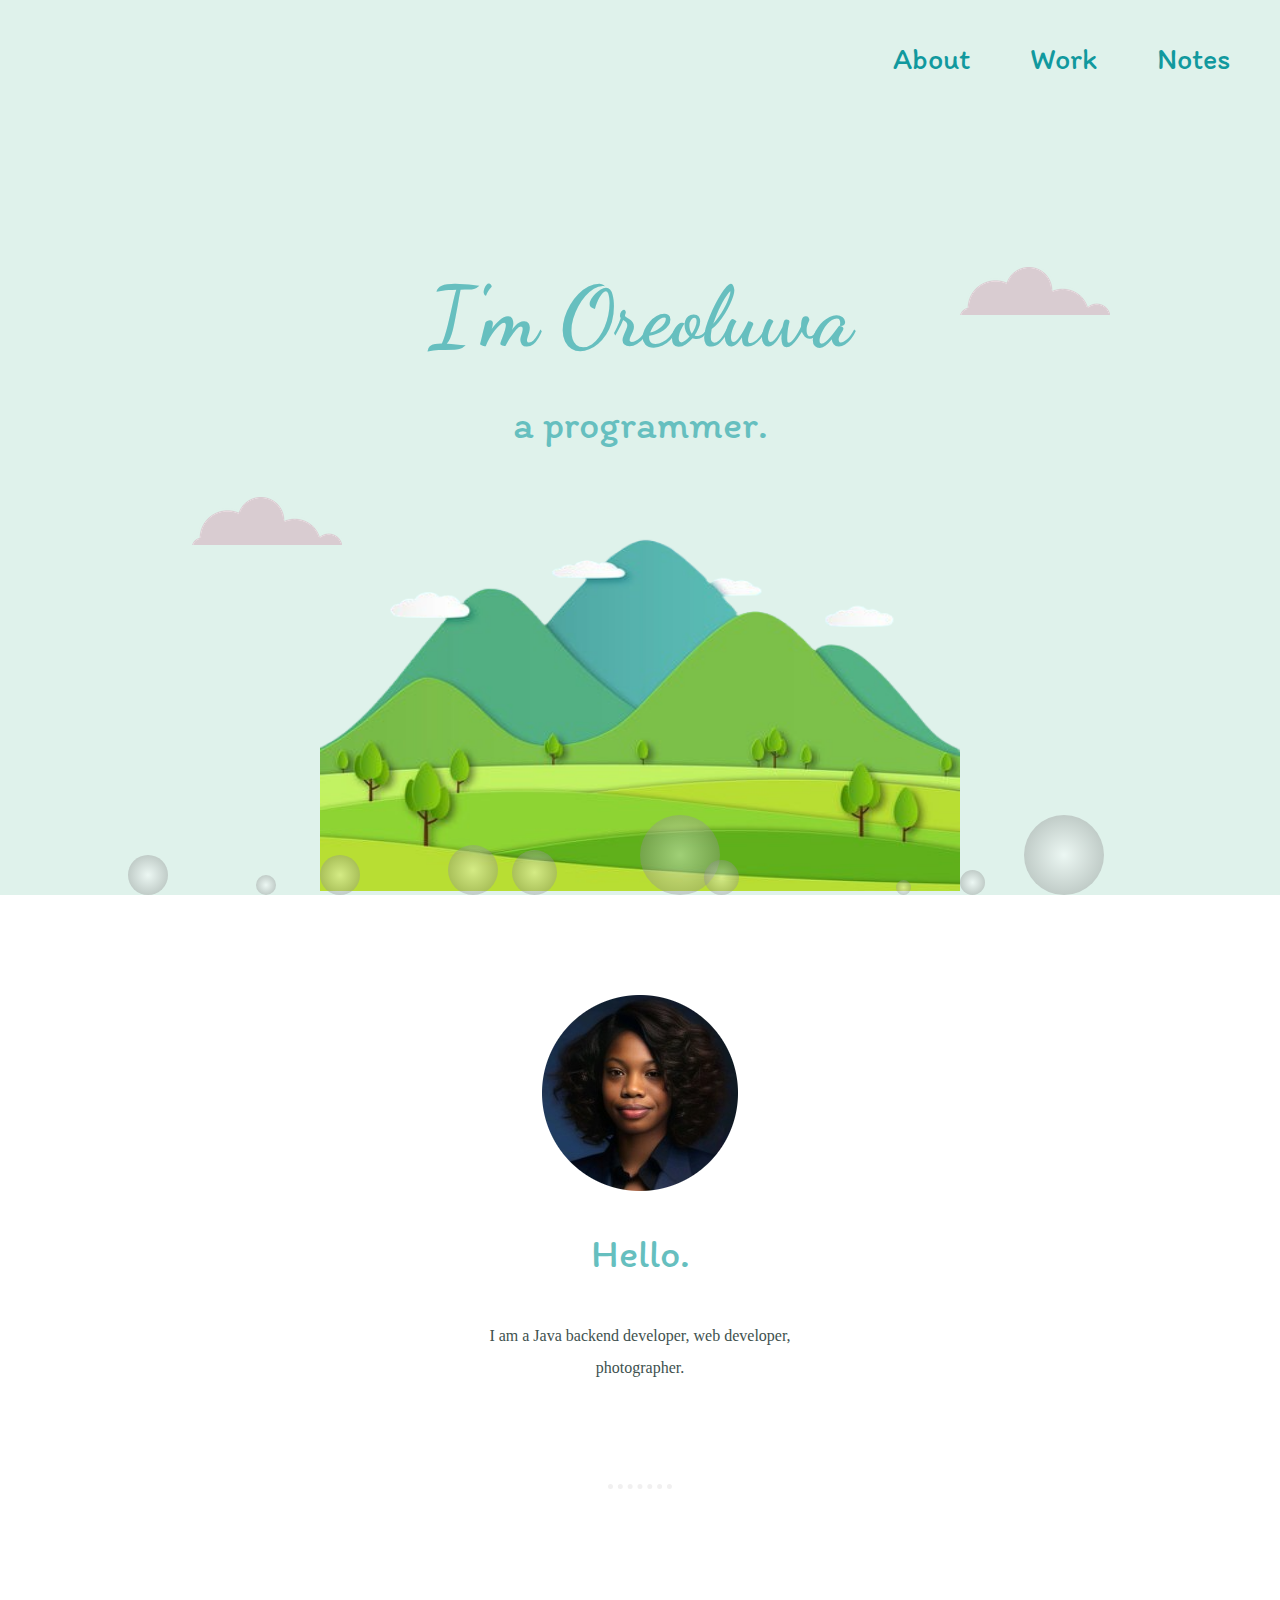
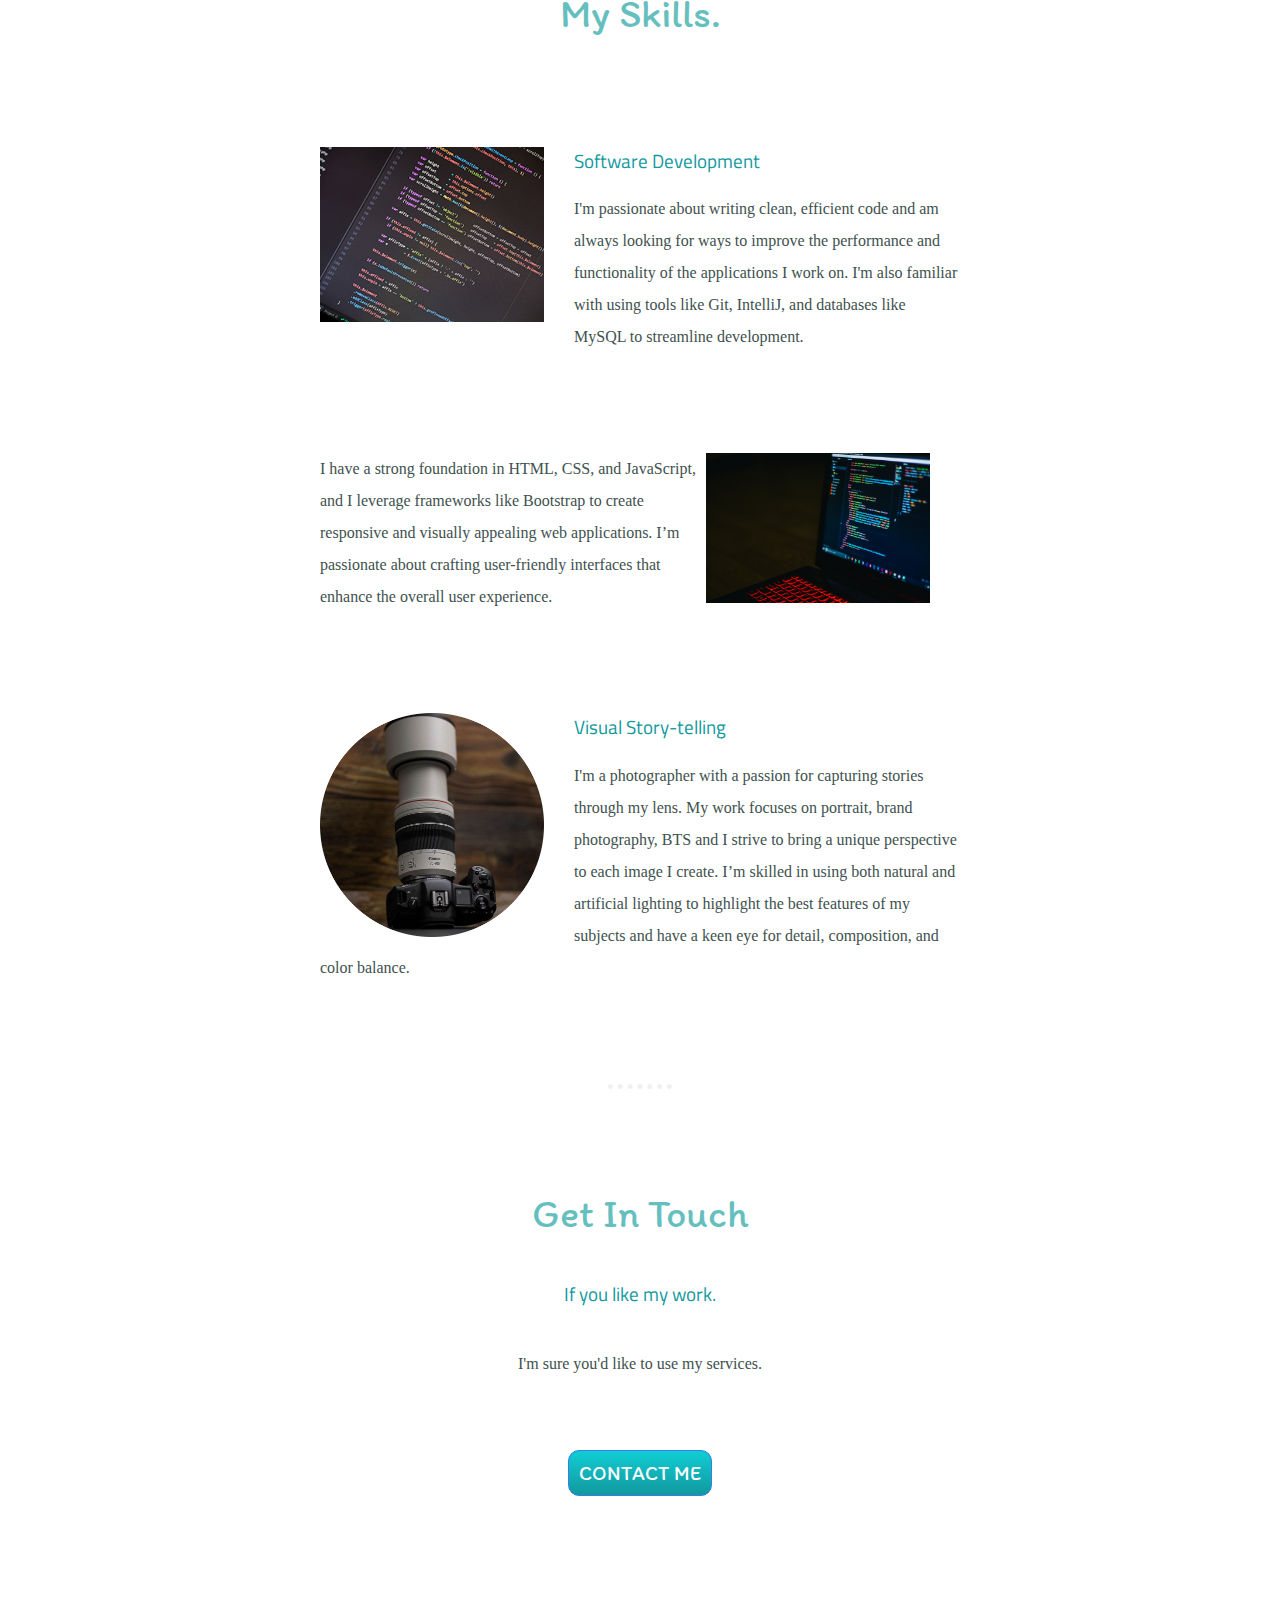
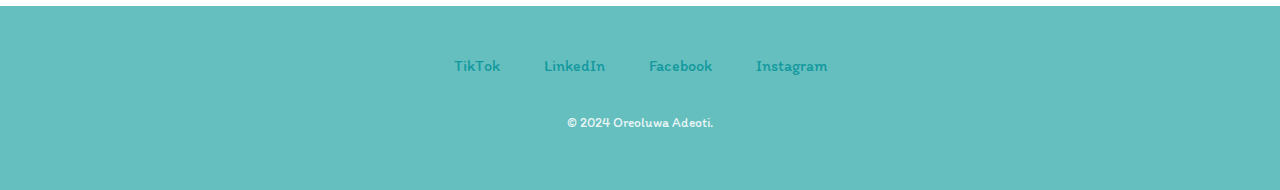
<file: index.html>
<!doctype html>
<html lang="en">
<head>
    <meta charset="UTF-8">
    <meta name="viewport" content="width=device-width, initial-scale=1.0">
    <title>Oreoluwa</title>
    <link rel="stylesheet" href="./CSS/styles.css">
    <link rel="icon" href="ic.ico">
    <link rel="preconnect" href="https://fonts.googleapis.com">
<link rel="preconnect" href="https://fonts.gstatic.com" crossorigin>
<link rel="preconnect" href="https://fonts.googleapis.com">
<link rel="preconnect" href="https://fonts.gstatic.com" crossorigin>
<!-- <link rel="stylesheet" type="text/css" href="https://maxcdn.bootstrapcdn.com/font-awesome/4.7.0/css/font-awesome.min.css"> -->
<link href="https://fonts.googleapis.com/css2?family=Dancing+Script:wght@400..700&family=Itim&family=Titillium+Web:ital,wght@0,200;0,300;0,400;0,600;0,700;0,900;1,200;1,300;1,400;1,600;1,700&display=swap" rel="stylesheet">
</head>
<body>
  <header>
    <input type="checkbox" id="menu-toggle" />
    <label for="menu-toggle" class="menu-icon">☰</label>
    <nav>
      <a href="">About</a>
      <a href="Portfolio.html">Work</a>
      <a href="Notes.html">Notes</a>
    </nav>
  </header>

 
    <div class="top-container" >
        <img src="images/cloud.png" class="top-cloud" id="top-cloud" alt="cloud-img">
        <h1>I'm Oreoluwa</h1>
        <h2>a programmer.</h2>
        <img src="images/cloud.png" class="bottom-cloud" id="bottom-cloud" alt="cloud-img">
        <img src="images/mountain2.png" class="mountain" id="mountain" alt="mountain-img">
        <div class="bubbles">
          <div class="bubble"></div>
          <div class="bubble"></div>
          <div class="bubble"></div>
          <div class="bubble"></div>
          <div class="bubble"></div>
          <div class="bubble"></div>
          <div class="bubble"></div>
          <div class="bubble"></div>
          <div class="bubble"></div>
          <div class="bubble"></div>
          </div>
    </div>
    <div class="middle-container" >
        <div class="profile">
          <img src="images/Oreoluwa.png" alt="My Picture">
          <h2>Hello.</h2>
          <p class="intro">I am a Java backend developer, web developer, photographer.</p>
        </div>

        <hr noshade="1">

        <div class="skills" >
          <h2>My Skills.</h2>
          <div class="skill-row">
            <img class="java" src="images/java-img.jpg" alt="java-img">
            <h3>Software Development</h3>
            <p>I'm passionate about writing clean, efficient code and am always looking for ways to improve the performance and functionality of the applications I work on. I'm also familiar with using tools like Git, IntelliJ, and databases like MySQL to streamline development.</p>
          </div>
          <div class="skill-row">
            <img class="web" src="images/web.jpg" alt="web-img">
            <p> I have a strong foundation in HTML, CSS, and JavaScript, and I leverage frameworks like Bootstrap to create responsive and visually appealing web applications. I’m passionate about crafting user-friendly interfaces that enhance the overall user experience.</p>
          </div>
          <div class="skill-row">
            <img class="photography" src="images/camera-modified.png" alt="camera">
            <h3>Visual Story-telling</h3>
            <p>I'm a photographer with a passion for capturing stories through my lens. My work focuses on portrait, brand photography, BTS and I strive to bring a unique perspective to each image I create. I’m skilled in using both natural and artificial lighting to highlight the best features of my subjects and have a keen eye for detail, composition, and color balance.</p>
          </div>
        </div>

        <hr noshade="1">

        <div class="contact-me">
          <h2>Get In Touch</h2>
          <h3>If you like my work.</h3>
          <p class="contact-message">I'm sure you'd like to use my services.</p>
          <a class="btn" href="mailto:oremarvy227@gmail.com">CONTACT ME</a>
        </div>
      </div>
      
      
      <div class="bottom-container">
        <a class="footer-link"  href="https://www.tiktok.com/@ore_oluwa227">TikTok</a>
        <a class="footer-link"  href="https://www.linkedin.com/in/oreoluwa-adeoti-a2b986277">LinkedIn</a>
        <a class="footer-link"  href="https://www.facebook.com/oreoluwa.marvellous/">Facebook</a>
        <a class="footer-link"  href="https://www.instagram.com/ore__marvel/">Instagram</a>
        <p class="copyright">© 2024 Oreoluwa Adeoti.</p>
      </div>
      <button id="backToTop" onclick="scrollToTop()">↑</button>

      
      <script type="text/javascript" src="main.js"></script>
</body>
</html>
</file>
<file: CSS/styles.css>
body{
    margin: 0;
    padding: 0;
    text-align: center;
    color: #40514E;
   
}
header{
    padding: 30px ; 
    background-color: #DFF2EB; 
    width: 100%; 
    box-sizing: border-box; 
    position: sticky; 
    top: 0;
    z-index: 1000;
    display: flex;
    align-items: center;
    justify-content: flex-end;
}
#menu-toggle {
    display: none;
}

.menu-icon {
    display: none;
    font-size: 30px;
    cursor: pointer;
    margin-right: 20px;
}

nav{
    font-weight: normal;
    font-size: 30px;
    text-align: end;
    color: #DFF2EB;
    display: flex;
    gap: 20px;
}
h1{
    margin: 50px auto 0 auto;
    font-family: "Dancing Script", cursive;
    font-optical-sizing: auto;
    font-weight: 300px;
    font-size: 5.235rem;
    color: #66BFBF;
    
}
h2{
    font-family: "Itim", cursive;
    font-weight: 400;
    font-weight: normal;
    font-size: 2.5rem;
    color: #66BFBF;
    padding-bottom: 10px
}
h3{
    font-family: "Titillium Web", sans-serif;
    font-weight: 200;
    font-weight: normal;
    color: #11999E;
}
a{
    color: #11999E;
    font-family: "Itim", cursive;
    margin: 10px 20px;
    text-decoration: none;
}

a:hover{
    color: #EAF6F6;
}

.copyright{
    color: #EAF6F6;
    font-family: "Itim", cursive;
    font-size: 0.85rem;
    padding: 20px 0;
}

p{
    line-height: 2;
}

.top-container{
    background-color: #DFF2EB;
    position: relative;
    padding-top: 100px;
}

.middle-container{
    margin: 100px 0;  
}

.bottom-container{
    background-color: #66BFBF;
    padding: 50px 0 20px;
}

.intro{
    width: 25%;
    margin: auto; 
}

.contact-message{
    width: 40%;
    margin: 40px auto 60px;   
}

.skill-row{
    width: 50%;
    margin: 100px auto 100px auto;
    text-align: left;
}

/* images*/
.java{
    width: 35%;
    float: left;
    margin-right: 30px;
}

.photography{
    width: 35%;
    float: left;
    margin-right: 30px;
}

.web{
    width: 35%;
    float: right;
    margin-right: 30px;
}

.top-cloud{
    position: absolute;
    right: 180px;
    top:150px;
}

.bottom-cloud{
    position: absolute;
    bottom: 350px;
    left: 200px;
}
.project_img{
    width: 30%;
}

.mountain{
      width: 50%;
      height: 400px;
      bottom: 0;
    left: 25%;
    z-index: 1;
    
}

.bubbles{
    position: absolute;
    width: 100%;
    height: 100%;
    top: 0;
    left: 0;
    overflow: hidden;
    z-index: 0;
    background: transparent;
  
}
  .bubble{
    position: absolute;
    bottom: 0;
    background: radial-gradient( #fff,#666666);
    border-radius: 50%;
    opacity: 0.4;
    animation: flying 10s infinite ease-in;
 
}

  .bubble:nth-child(1){
    width: 40px;
    height: 40px;
    left: 10%;
    animation-duration: 8s;
  
}
  .bubble:nth-child(2){
    width: 20px;
    height: 20px;
    left: 20%;
    animation-duration: 5s;
    animation-delay: 1s;
  
}
  .bubble:nth-child(3){
    width: 50px;
    height: 50px;
    left: 35%;
    animation-duration: 5s;
    animation-delay: 2s;
  
}

  .bubble:nth-child(4){
    width: 80px;
    height: 80px;
    left: 50%;
    animation-duration: 10s;
    animation-delay: 0s;
  
}
  .bubble:nth-child(5){
    width: 35px;
    height: 35px;
    left: 55%;
    animation-duration: 6s;
    animation-delay: 1s;
  
}
  .bubble:nth-child(6){
    width: 45px;
    height: 45px;
    left: 40%;
    animation-duration: 8s;
    animation-delay: 3s;
  
}

  .bubble:nth-child(7){
    width: 25px;
    height: 25px;
    left: 75%;
    animation-duration: 7s;
    animation-delay: 2s;
  
}
  .bubble:nth-child(8){
    width: 80px;
    height: 80px;
    left: 80%;
    animation-duration: 6s;
    animation-delay: 1s;
  
}
  .bubble:nth-child(9){
    width: 15px;
    height: 15px;
    left: 70%;
    animation-duration: 9s;
    animation-delay: 0s;
  
}
  .bubble:nth-child(10){
    width: 40px;
    height: 40px;
    left: 25%;
    animation-duration: 5s;
    animation-delay: 3s;
  
}
@keyframes flying{
    0%{
      bottom: -100px;
      transform: translateX(0);
    }
    50%{
      transform: translateX(100px);
    }
    100%{
      bottom: 1480px;
      transform: translateX(-200px);
    }
}

  .skill-row{
    transition: transform 0.3s ease-in-out;
  }
  .skill-row:hover {
    transform: scale(1.05);
    box-shadow: 0px 4px 15px rgba(0, 0, 0, 0.2);
  
}
#backToTop {
    position: fixed;
    bottom: 50px;
    right: 50px;
    background: teal;
    color: white;
    border: none;
    padding: 20px;
    cursor: pointer;
    border-radius: 50%;
    display: none;
  }
  
  
  
hr{
    background-color: transparent;
    border-style:none;
    border-top-style: dotted;
    border-color: rgb(241, 240, 240);
    border-width: 5px;
    width: 5%; 
    margin: 100px auto;
}

.link-color{
    color: #11999E;
}

.btn {
    background: #11CDD4;
    background-image: -webkit-linear-gradient(top, #11CDD4, #11999E);
    background-image: -moz-linear-gradient(top, #11CDD4, #11999E);
    background-image: -ms-linear-gradient(top, #11CDD4, #11999E);
    background-image: -o-linear-gradient(top, #11CDD4, #11999E);
    background-image: -webkit-gradient(to bottom, #11CDD4, #11999E);
    -webkit-border-radius: 11px;
    -moz-border-radius: 11px;
    border-radius: 11px;
    color: #FFFFFF;
    font-family: "Itim", cursive;
    font-size: 20px;
    font-weight: 100;
    padding: 10px;
    border: solid #337FED 1px;
    text-decoration: none;
    display: inline-block;
    cursor: pointer;
    text-align: center;
 }
 
 .btn:hover {
    border: solid #337FED 1px;
    background: #30E3CB;
    background-image: -webkit-linear-gradient(top, #30E3CB, #2BC4AD);
    background-image: -moz-linear-gradient(top, #30E3CB, #2BC4AD);
    background-image: -ms-linear-gradient(top, #30E3CB, #2BC4AD);
    background-image: -o-linear-gradient(top, #30E3CB, #2BC4AD);
    background-image: -webkit-gradient(to bottom, #30E3CB, #2BC4AD);
    -webkit-border-radius: 20px;
    -moz-border-radius: 20px;
    border-radius: 20px;
    text-decoration: none;
 }




 @media (max-width: 768px) {
    /* Show the menu icon and hide nav on mobile */
    .menu-icon {
        display: block;
    }

    nav {
        display: none;
        flex-direction: column;
        position: absolute;
        top: 70px;
        right: 20px;
        background-color: #DFF2EB;
        padding: 10px;
        border-radius: 5px;
        box-shadow: 0px 4px 8px rgba(0, 0, 0, 0.2);
    }

    nav a {
        padding: 10px 0;
        font-size: 18px;
        text-align: right;
    }
    .bottom-cloud{
        position: absolute;
        bottom: 350px;
        left: 10px;
    }
    .top-cloud{
        position: absolute;
        right: 90px;
        top: 75px;
    }
    .mountain{
      display: flex;
     width: 100%;
    }
    /* Show nav links when menu toggle is checked */
    #menu-toggle:checked + .menu-icon + nav {
        display: flex;
    }}
</file>
